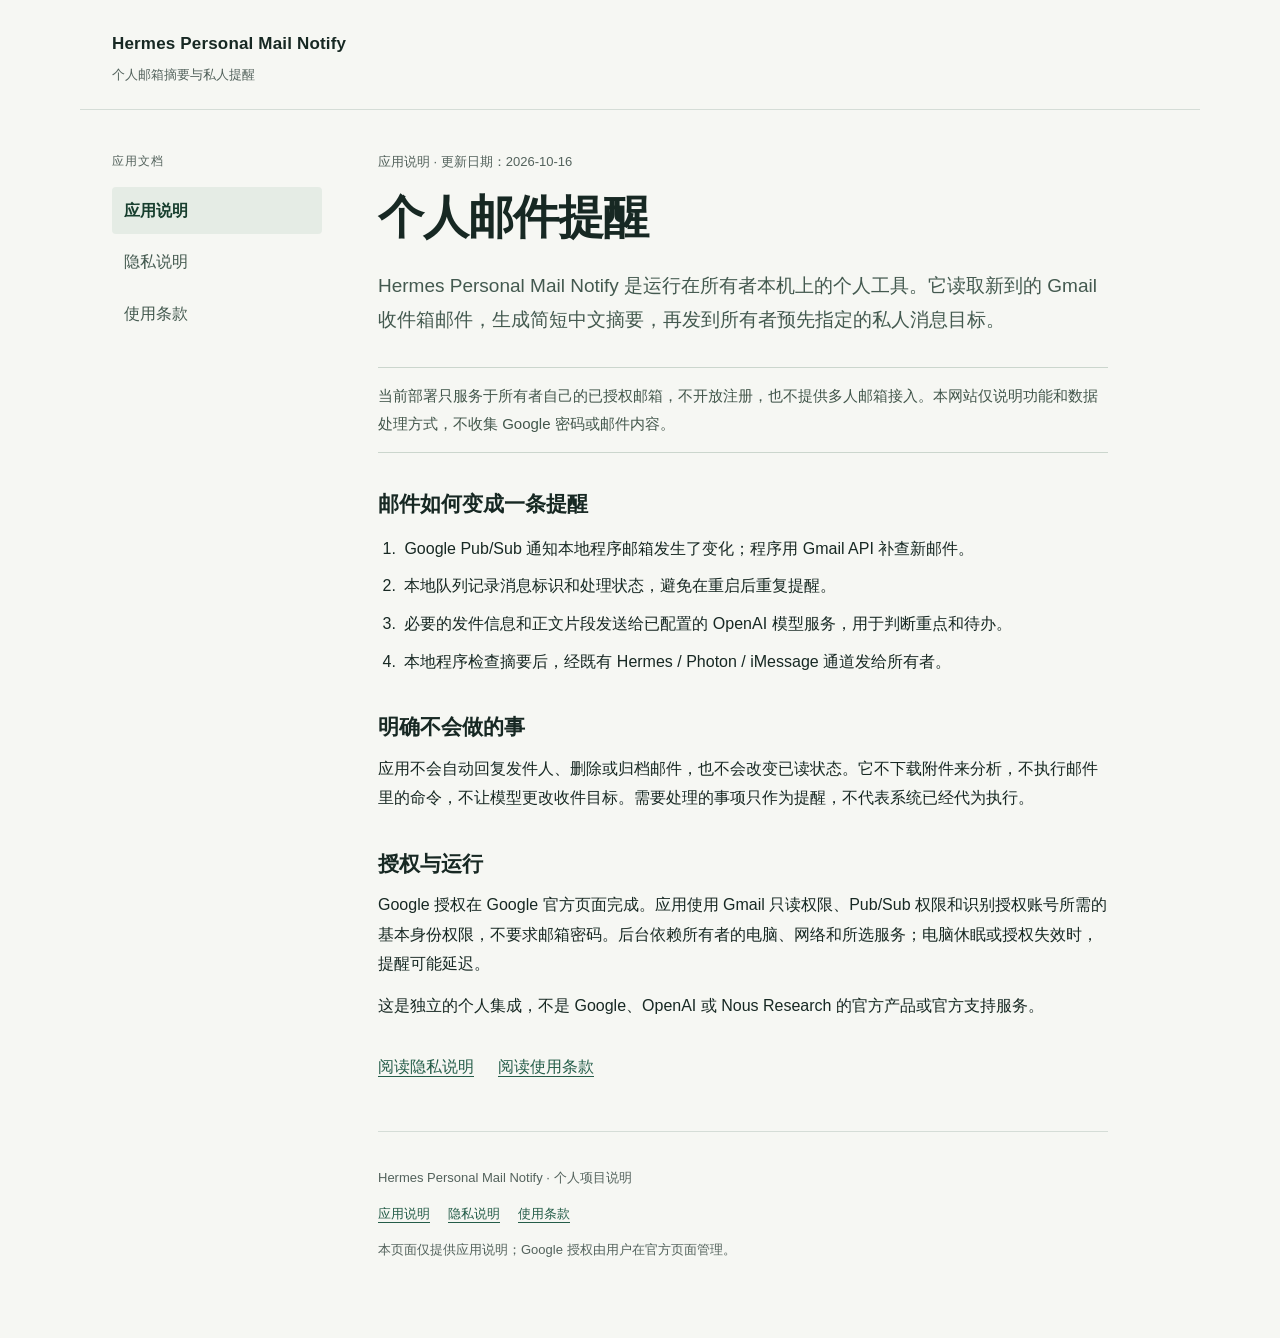
<file: index.html>
<!doctype html>
<html lang="zh-CN"><head><meta charset="utf-8"><meta name="viewport" content="width=device-width,initial-scale=1"><meta name="robots" content="noindex"><meta name="referrer" content="no-referrer"><meta http-equiv="Content-Security-Policy" content="default-src 'none'; style-src 'self'; img-src data:; base-uri 'none'; form-action 'none'"><link rel="icon" href="data:,"><link rel="stylesheet" href="style.css"><title>个人邮件提醒 · Hermes Personal Mail Notify</title><meta name="description" content="Hermes Personal Mail Notify 的个人用途、数据处理和使用边界说明。"></head>
<body><a class="skip" href="#main">跳至正文</a><header class="brand"><a href="index.html">Hermes Personal Mail Notify</a><small>个人邮箱摘要与私人提醒</small></header><div class="layout"><aside><p>应用文档</p><nav aria-label="页面导航"><a href="index.html" aria-current="page">应用说明</a><a href="privacy.html">隐私说明</a><a href="terms.html">使用条款</a></nav></aside><main id="main"><p class="eyebrow">应用说明 · 更新日期：2026-10-16</p><h1>个人邮件提醒</h1><p class="intro">Hermes Personal Mail Notify 是运行在所有者本机上的个人工具。它读取新到的 Gmail 收件箱邮件，生成简短中文摘要，再发到所有者预先指定的私人消息目标。</p>
<div class="note">当前部署只服务于所有者自己的已授权邮箱，不开放注册，也不提供多人邮箱接入。本网站仅说明功能和数据处理方式，不收集 Google 密码或邮件内容。</div>
<h2>邮件如何变成一条提醒</h2>
<ol><li>Google Pub/Sub 通知本地程序邮箱发生了变化；程序用 Gmail API 补查新邮件。</li><li>本地队列记录消息标识和处理状态，避免在重启后重复提醒。</li><li>必要的发件信息和正文片段发送给已配置的 OpenAI 模型服务，用于判断重点和待办。</li><li>本地程序检查摘要后，经既有 Hermes / Photon / iMessage 通道发给所有者。</li></ol>
<h2>明确不会做的事</h2>
<p>应用不会自动回复发件人、删除或归档邮件，也不会改变已读状态。它不下载附件来分析，不执行邮件里的命令，不让模型更改收件目标。需要处理的事项只作为提醒，不代表系统已经代为执行。</p>
<h2>授权与运行</h2>
<p>Google 授权在 Google 官方页面完成。应用使用 Gmail 只读权限、Pub/Sub 权限和识别授权账号所需的基本身份权限，不要求邮箱密码。后台依赖所有者的电脑、网络和所选服务；电脑休眠或授权失效时，提醒可能延迟。</p>
<p>这是独立的个人集成，不是 Google、OpenAI 或 Nous Research 的官方产品或官方支持服务。</p>
<div class="links"><a href="privacy.html">阅读隐私说明</a><a href="terms.html">阅读使用条款</a></div><footer><p>Hermes Personal Mail Notify · 个人项目说明</p><p><a href="index.html">应用说明</a><a href="privacy.html">隐私说明</a><a href="terms.html">使用条款</a></p><p>本页面仅提供应用说明；Google 授权由用户在官方页面管理。</p></footer></main></div></body></html>
</file>
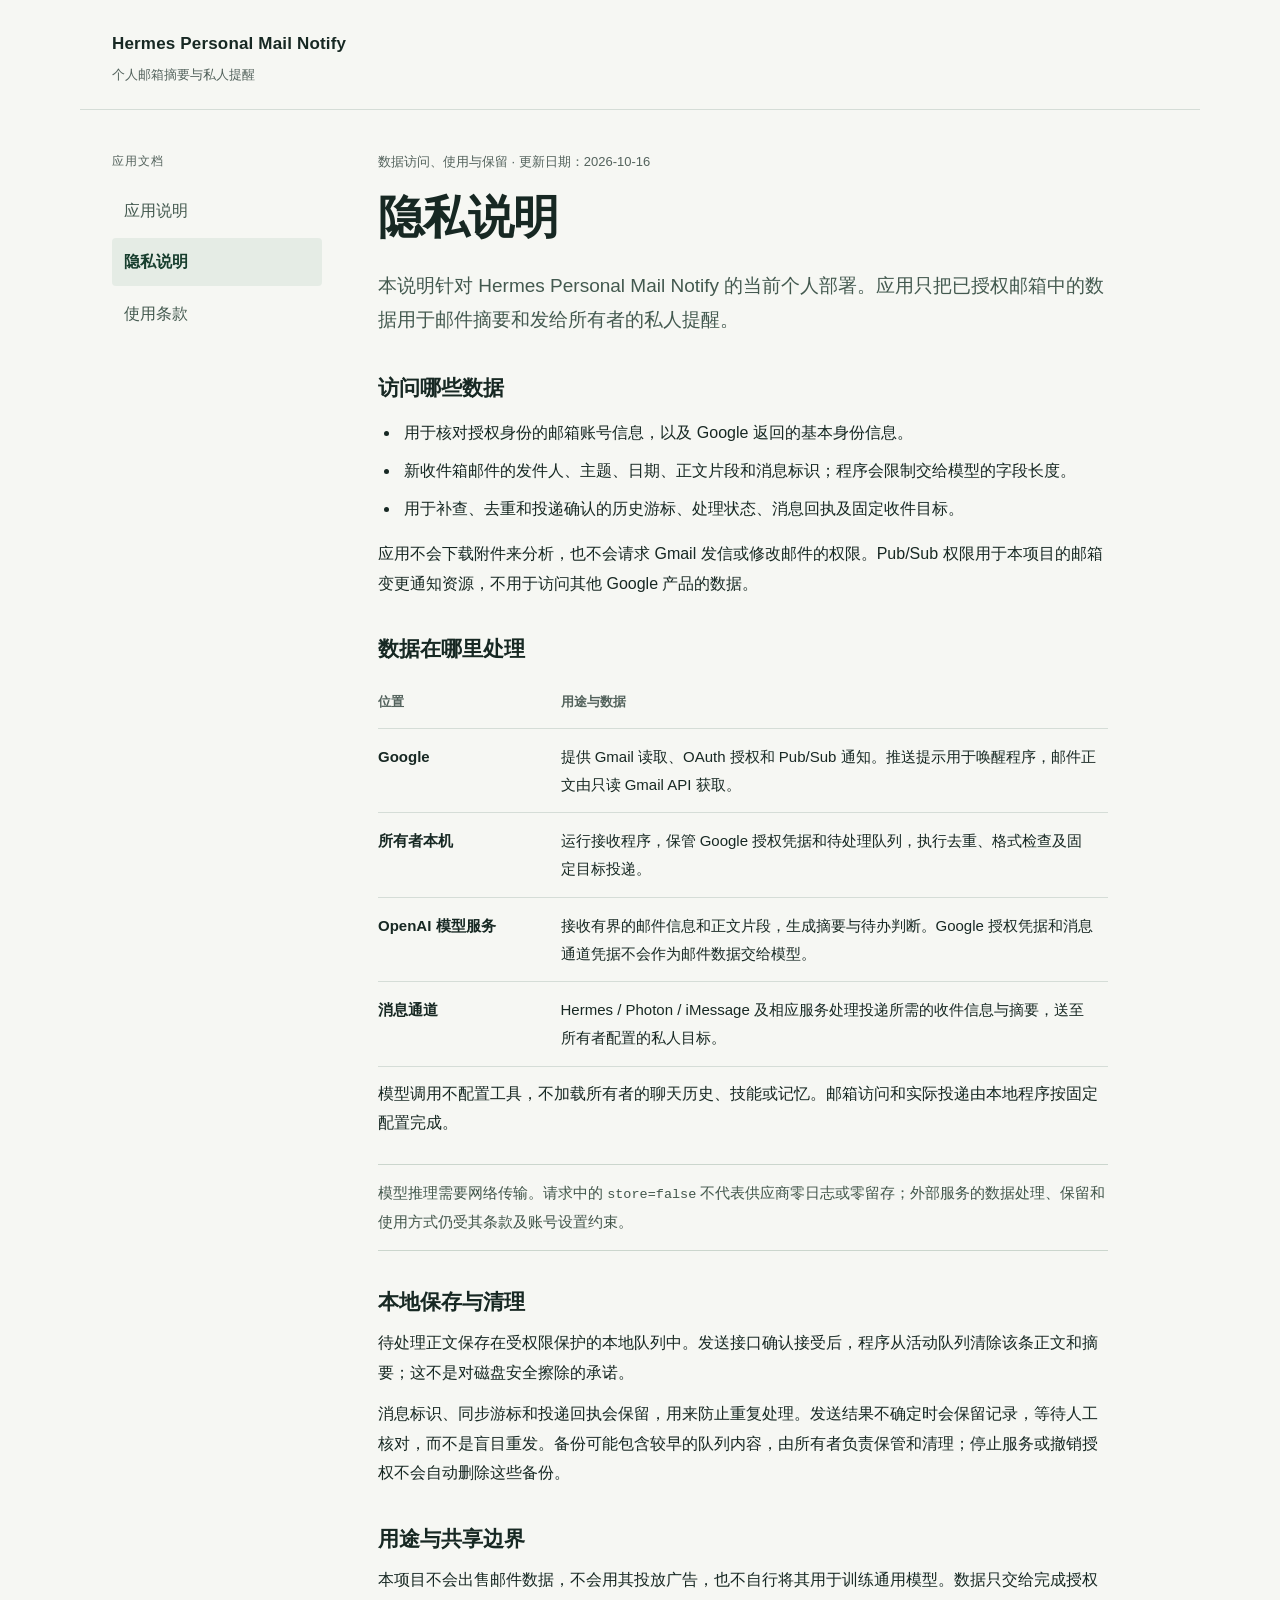
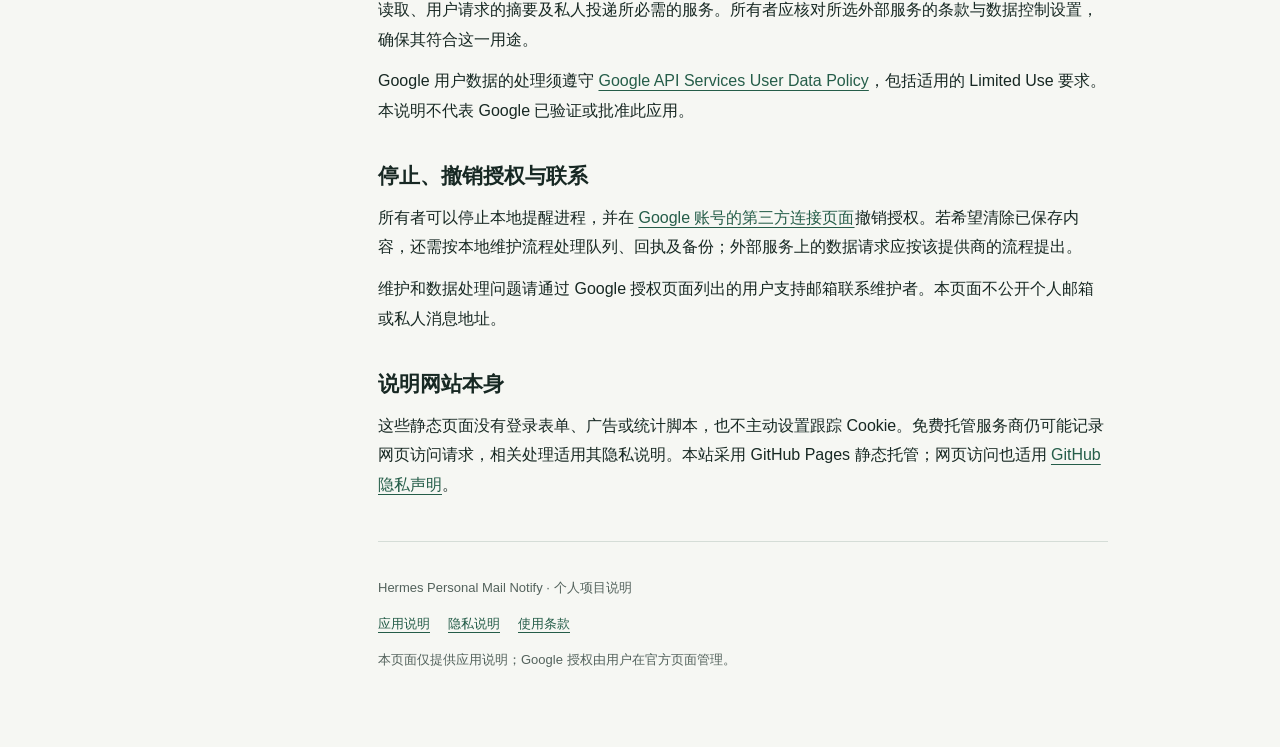
<file: privacy.html>
<!doctype html>
<html lang="zh-CN"><head><meta charset="utf-8"><meta name="viewport" content="width=device-width,initial-scale=1"><meta name="robots" content="noindex"><meta name="referrer" content="no-referrer"><meta http-equiv="Content-Security-Policy" content="default-src 'none'; style-src 'self'; img-src data:; base-uri 'none'; form-action 'none'"><link rel="icon" href="data:,"><link rel="stylesheet" href="style.css"><title>隐私说明 · Hermes Personal Mail Notify</title><meta name="description" content="Hermes Personal Mail Notify 的个人用途、数据处理和使用边界说明。"></head>
<body><a class="skip" href="#main">跳至正文</a><header class="brand"><a href="index.html">Hermes Personal Mail Notify</a><small>个人邮箱摘要与私人提醒</small></header><div class="layout"><aside><p>应用文档</p><nav aria-label="页面导航"><a href="index.html">应用说明</a><a href="privacy.html" aria-current="page">隐私说明</a><a href="terms.html">使用条款</a></nav></aside><main id="main"><p class="eyebrow">数据访问、使用与保留 · 更新日期：2026-10-16</p><h1>隐私说明</h1><p class="intro">本说明针对 Hermes Personal Mail Notify 的当前个人部署。应用只把已授权邮箱中的数据用于邮件摘要和发给所有者的私人提醒。</p>
<h2>访问哪些数据</h2>
<ul><li>用于核对授权身份的邮箱账号信息，以及 Google 返回的基本身份信息。</li><li>新收件箱邮件的发件人、主题、日期、正文片段和消息标识；程序会限制交给模型的字段长度。</li><li>用于补查、去重和投递确认的历史游标、处理状态、消息回执及固定收件目标。</li></ul>
<p>应用不会下载附件来分析，也不会请求 Gmail 发信或修改邮件的权限。Pub/Sub 权限用于本项目的邮箱变更通知资源，不用于访问其他 Google 产品的数据。</p>
<h2>数据在哪里处理</h2>
<div class="table-wrap"><table><thead><tr><th>位置</th><th>用途与数据</th></tr></thead><tbody>
<tr><td>Google</td><td>提供 Gmail 读取、OAuth 授权和 Pub/Sub 通知。推送提示用于唤醒程序，邮件正文由只读 Gmail API 获取。</td></tr>
<tr><td>所有者本机</td><td>运行接收程序，保管 Google 授权凭据和待处理队列，执行去重、格式检查及固定目标投递。</td></tr>
<tr><td>OpenAI 模型服务</td><td>接收有界的邮件信息和正文片段，生成摘要与待办判断。Google 授权凭据和消息通道凭据不会作为邮件数据交给模型。</td></tr>
<tr><td>消息通道</td><td>Hermes / Photon / iMessage 及相应服务处理投递所需的收件信息与摘要，送至所有者配置的私人目标。</td></tr>
</tbody></table></div>
<p>模型调用不配置工具，不加载所有者的聊天历史、技能或记忆。邮箱访问和实际投递由本地程序按固定配置完成。</p>
<div class="note">模型推理需要网络传输。请求中的 <code>store=false</code> 不代表供应商零日志或零留存；外部服务的数据处理、保留和使用方式仍受其条款及账号设置约束。</div>
<h2>本地保存与清理</h2>
<p>待处理正文保存在受权限保护的本地队列中。发送接口确认接受后，程序从活动队列清除该条正文和摘要；这不是对磁盘安全擦除的承诺。</p>
<p>消息标识、同步游标和投递回执会保留，用来防止重复处理。发送结果不确定时会保留记录，等待人工核对，而不是盲目重发。备份可能包含较早的队列内容，由所有者负责保管和清理；停止服务或撤销授权不会自动删除这些备份。</p>
<h2>用途与共享边界</h2>
<p>本项目不会出售邮件数据，不会用其投放广告，也不自行将其用于训练通用模型。数据只交给完成授权读取、用户请求的摘要及私人投递所必需的服务。所有者应核对所选外部服务的条款与数据控制设置，确保其符合这一用途。</p>
<p>Google 用户数据的处理须遵守 <a href="https://developers.google.com/terms/api-services-user-data-policy">Google API Services User Data Policy</a>，包括适用的 Limited Use 要求。本说明不代表 Google 已验证或批准此应用。</p>
<h2>停止、撤销授权与联系</h2>
<p>所有者可以停止本地提醒进程，并在 <a href="https://myaccount.google.com/connections">Google 账号的第三方连接页面</a>撤销授权。若希望清除已保存内容，还需按本地维护流程处理队列、回执及备份；外部服务上的数据请求应按该提供商的流程提出。</p>
<p>维护和数据处理问题请通过 Google 授权页面列出的用户支持邮箱联系维护者。本页面不公开个人邮箱或私人消息地址。</p>
<h2>说明网站本身</h2>
<p>这些静态页面没有登录表单、广告或统计脚本，也不主动设置跟踪 Cookie。免费托管服务商仍可能记录网页访问请求，相关处理适用其隐私说明。本站采用 GitHub Pages 静态托管；网页访问也适用 <a href="https://docs.github.com/en/site-policy/privacy-policies/github-general-privacy-statement">GitHub 隐私声明</a>。</p><footer><p>Hermes Personal Mail Notify · 个人项目说明</p><p><a href="index.html">应用说明</a><a href="privacy.html">隐私说明</a><a href="terms.html">使用条款</a></p><p>本页面仅提供应用说明；Google 授权由用户在官方页面管理。</p></footer></main></div></body></html>
</file>
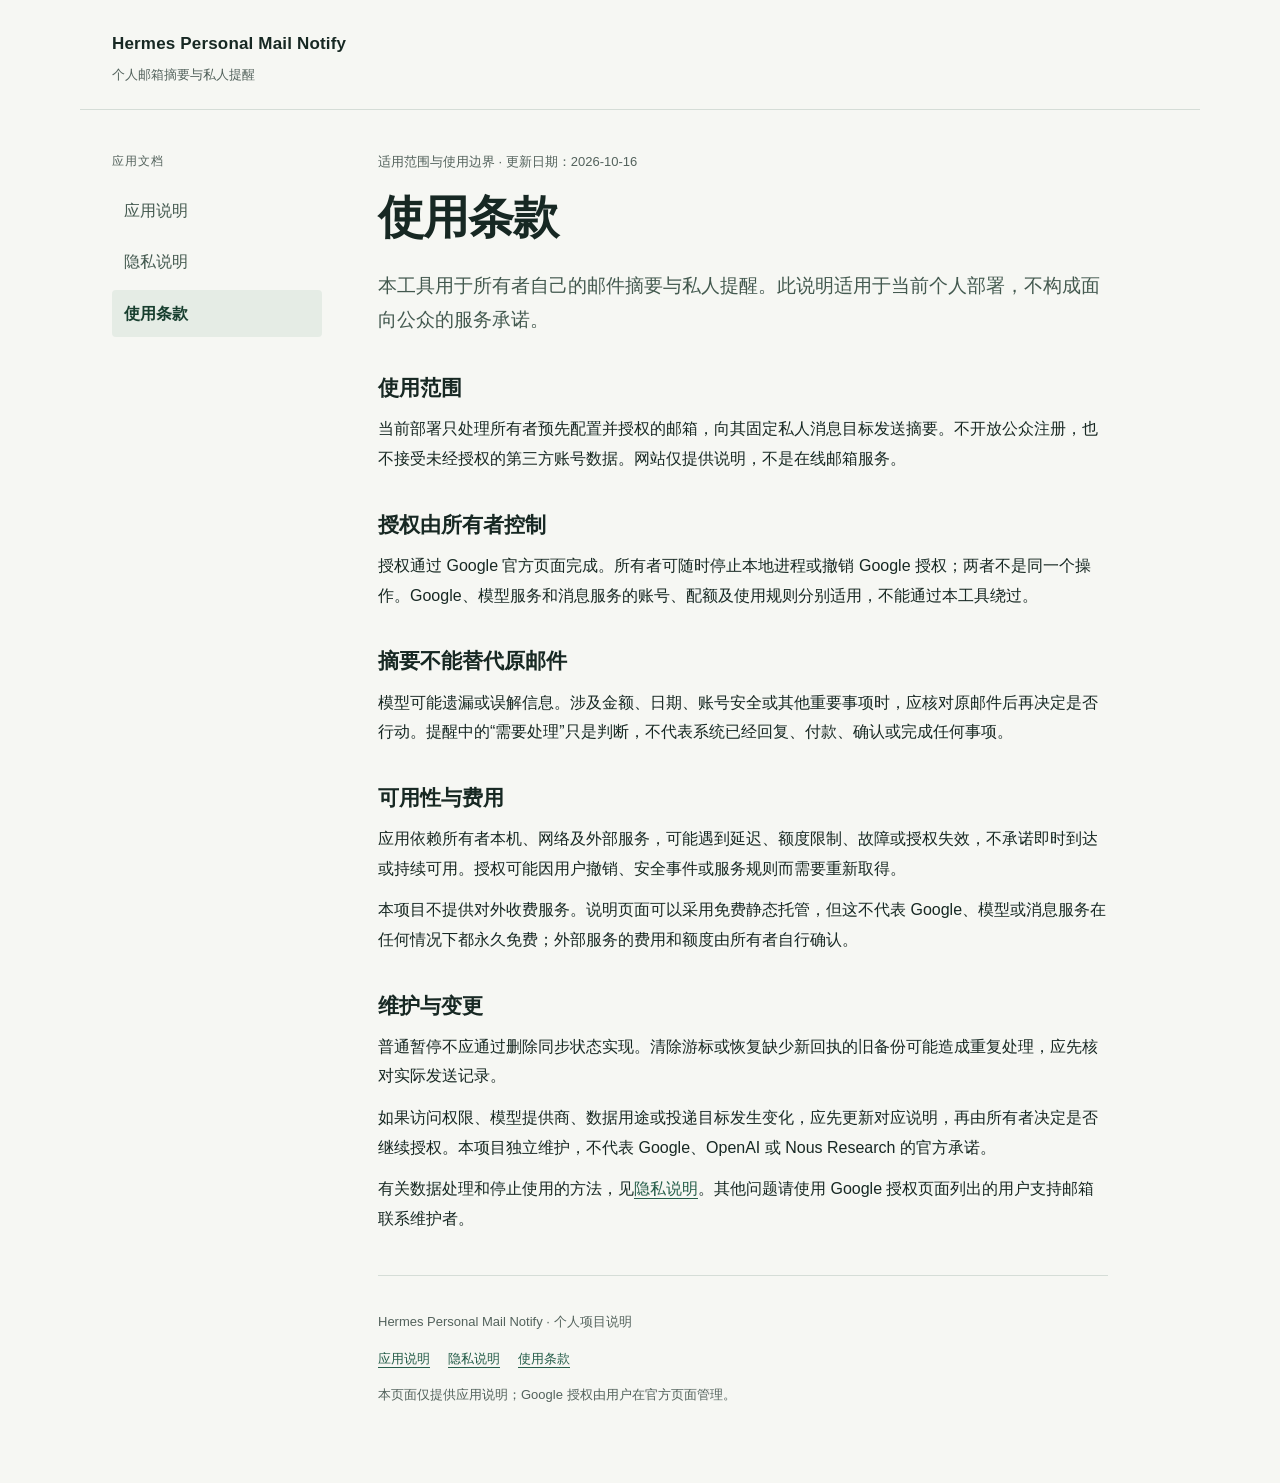
<file: terms.html>
<!doctype html>
<html lang="zh-CN"><head><meta charset="utf-8"><meta name="viewport" content="width=device-width,initial-scale=1"><meta name="robots" content="noindex"><meta name="referrer" content="no-referrer"><meta http-equiv="Content-Security-Policy" content="default-src 'none'; style-src 'self'; img-src data:; base-uri 'none'; form-action 'none'"><link rel="icon" href="data:,"><link rel="stylesheet" href="style.css"><title>使用条款 · Hermes Personal Mail Notify</title><meta name="description" content="Hermes Personal Mail Notify 的个人用途、数据处理和使用边界说明。"></head>
<body><a class="skip" href="#main">跳至正文</a><header class="brand"><a href="index.html">Hermes Personal Mail Notify</a><small>个人邮箱摘要与私人提醒</small></header><div class="layout"><aside><p>应用文档</p><nav aria-label="页面导航"><a href="index.html">应用说明</a><a href="privacy.html">隐私说明</a><a href="terms.html" aria-current="page">使用条款</a></nav></aside><main id="main"><p class="eyebrow">适用范围与使用边界 · 更新日期：2026-10-16</p><h1>使用条款</h1><p class="intro">本工具用于所有者自己的邮件摘要与私人提醒。此说明适用于当前个人部署，不构成面向公众的服务承诺。</p>
<h2>使用范围</h2>
<p>当前部署只处理所有者预先配置并授权的邮箱，向其固定私人消息目标发送摘要。不开放公众注册，也不接受未经授权的第三方账号数据。网站仅提供说明，不是在线邮箱服务。</p>
<h2>授权由所有者控制</h2>
<p>授权通过 Google 官方页面完成。所有者可随时停止本地进程或撤销 Google 授权；两者不是同一个操作。Google、模型服务和消息服务的账号、配额及使用规则分别适用，不能通过本工具绕过。</p>
<h2>摘要不能替代原邮件</h2>
<p>模型可能遗漏或误解信息。涉及金额、日期、账号安全或其他重要事项时，应核对原邮件后再决定是否行动。提醒中的“需要处理”只是判断，不代表系统已经回复、付款、确认或完成任何事项。</p>
<h2>可用性与费用</h2>
<p>应用依赖所有者本机、网络及外部服务，可能遇到延迟、额度限制、故障或授权失效，不承诺即时到达或持续可用。授权可能因用户撤销、安全事件或服务规则而需要重新取得。</p>
<p>本项目不提供对外收费服务。说明页面可以采用免费静态托管，但这不代表 Google、模型或消息服务在任何情况下都永久免费；外部服务的费用和额度由所有者自行确认。</p>
<h2>维护与变更</h2>
<p>普通暂停不应通过删除同步状态实现。清除游标或恢复缺少新回执的旧备份可能造成重复处理，应先核对实际发送记录。</p>
<p>如果访问权限、模型提供商、数据用途或投递目标发生变化，应先更新对应说明，再由所有者决定是否继续授权。本项目独立维护，不代表 Google、OpenAI 或 Nous Research 的官方承诺。</p>
<p>有关数据处理和停止使用的方法，见<a href="privacy.html">隐私说明</a>。其他问题请使用 Google 授权页面列出的用户支持邮箱联系维护者。</p><footer><p>Hermes Personal Mail Notify · 个人项目说明</p><p><a href="index.html">应用说明</a><a href="privacy.html">隐私说明</a><a href="terms.html">使用条款</a></p><p>本页面仅提供应用说明；Google 授权由用户在官方页面管理。</p></footer></main></div></body></html>
</file>
<file: style.css>
*{box-sizing:border-box}html{color-scheme:light;scroll-behavior:auto}body{margin:0;background:#f6f7f3;color:#172823;font:16px/1.85 "PingFang SC","Hiragino Sans GB","Microsoft YaHei",Arial,sans-serif}a{color:#255d49;text-underline-offset:4px}a:hover{color:#123b2c}a:focus-visible{outline:3px solid #a16c16;outline-offset:4px}.skip{position:absolute;top:-80px;left:16px;padding:10px;background:white;z-index:10}.skip:focus{top:10px}.draft{background:#fff2d5;color:#60471b;border-bottom:1px solid #ddcfb2;padding:10px 24px;font-size:14px}.draft strong{font-weight:650}.brand{max-width:1120px;margin:0 auto;padding:28px 32px 22px;border-bottom:1px solid #d5ddd7}.brand a{color:inherit;text-decoration:none;font-size:17px;font-weight:650;letter-spacing:.01em}.brand small{display:block;color:#53625c;font-size:13px;margin-top:4px}.layout{display:grid;grid-template-columns:210px minmax(0,730px);gap:56px;max-width:1120px;margin:0 auto;padding:40px 32px 64px}aside p{font-size:12px;letter-spacing:.09em;color:#53625c;margin:0 0 14px}nav{display:grid;gap:4px;position:sticky;top:24px}nav a{display:block;min-height:44px;padding:9px 12px;text-decoration:none;border-radius:4px;color:#43594f}nav a[aria-current=page]{color:#173e2e;background:#e5ece5;font-weight:650}main{min-width:0}h1,h2,h3{line-height:1.4;text-wrap:balance}h1{font:600 clamp(30px,4vw,46px)/1.35 "Songti SC","Noto Serif CJK SC",serif;margin:4px 0 20px;letter-spacing:-.02em}h2{font-size:21px;margin:36px 0 12px}h3{font-size:17px;margin:24px 0 8px}.eyebrow{color:#53625c;font-size:13px;margin:0 0 12px}.intro{font-size:19px;line-height:1.8;color:#43594f;margin-bottom:30px}p{margin:12px 0}ul,ol{padding-left:1.4em}li{padding-left:4px;margin:8px 0}strong{font-weight:650}.note{border-top:1px solid #cbd6cd;border-bottom:1px solid #cbd6cd;padding:14px 0;margin:26px 0;color:#42564b;font-size:15px}.table-wrap{overflow:auto}table{border-collapse:collapse;width:100%;text-align:left;font-size:15px}th,td{vertical-align:top;border-bottom:1px solid #d5ddd7;padding:14px 12px 14px 0}th{font-size:13px;color:#53625c;font-weight:600}td:first-child{width:25%;font-weight:600}code{font-family:ui-monospace,SFMono-Regular,Consolas,monospace;font-size:.9em;overflow-wrap:anywhere}footer{border-top:1px solid #d5ddd7;padding-top:22px;margin-top:42px;color:#53625c;font-size:13px}footer a{margin-right:18px}.links{display:flex;flex-wrap:wrap;gap:12px 24px;margin-top:24px}.links a{min-height:44px;display:inline-flex;align-items:center}@media(max-width:720px){.brand{padding:22px 22px 18px}.layout{display:block;padding:20px 22px 42px}aside p{display:none}nav{display:flex;gap:4px;position:static;margin-bottom:30px;flex-wrap:wrap}nav a{padding:8px 12px;font-size:15px}.intro{font-size:17px}h2{font-size:20px}td:first-child{width:30%}.draft{padding:10px 22px}}@media print{body{background:white;font-size:12pt}.layout{display:block;padding:20px}aside,.skip{display:none}.brand{padding:12px 20px}a{color:inherit}h1{font-size:26pt}h2{page-break-after:avoid}p,li{orphans:3;widows:3}.draft{background:white}}
</file>
